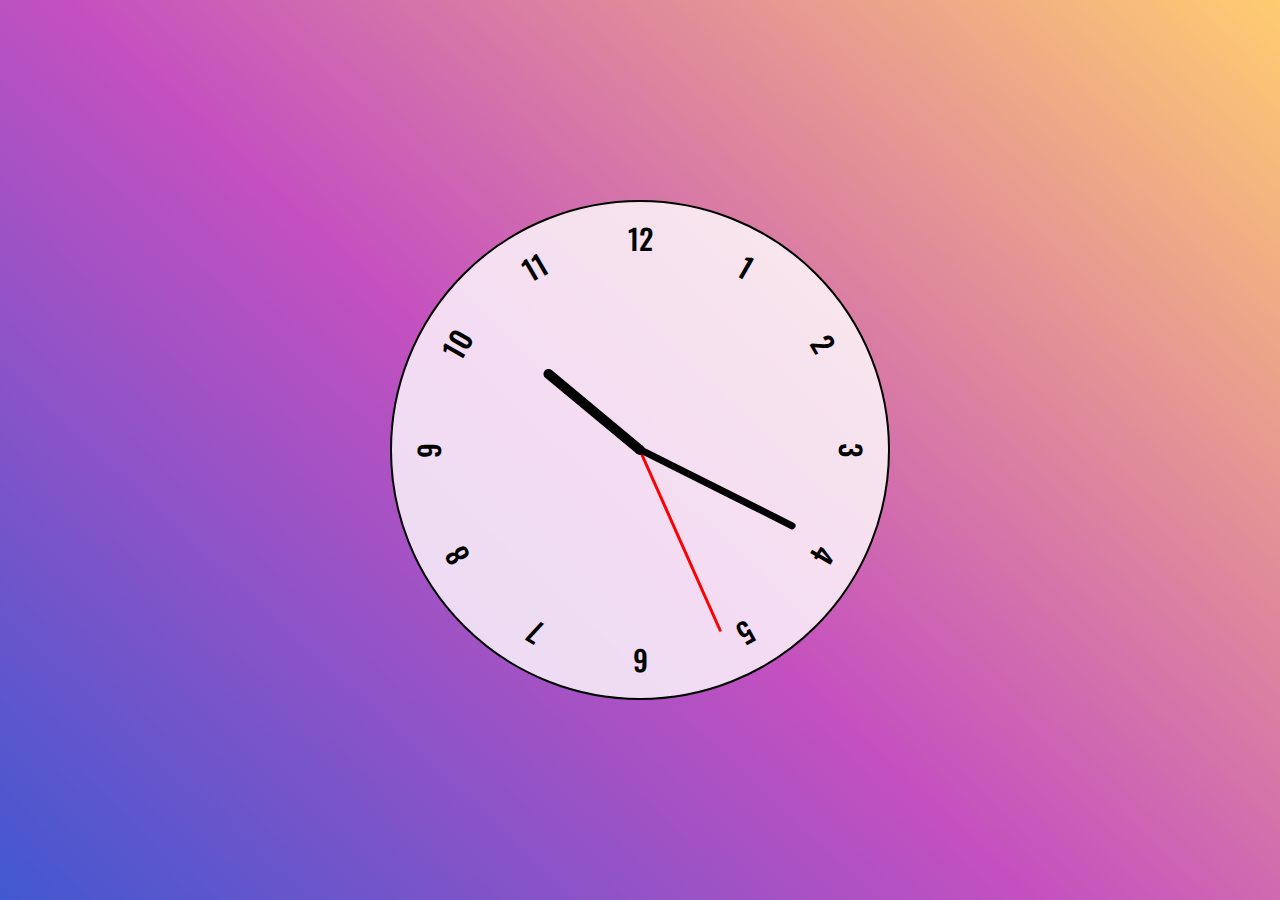
<file: ProjetoRelogio/index.html>
<!DOCTYPE html>
<html lang="en">

<head>
    <meta charset="UTF-8">
    <meta http-equiv="X-UA-Compatible" content="IE=edge">
    <meta name="viewport" content="width=device-width, initial-scale=1.0">
    <link rel="stylesheet" href="style.css">
    <title>Relógio</title>
</head>

<body>
    <div class="clock">
        <div data__seconds class="hand seconds"></div>
        <div data__minutes class="hand minutes"></div>
        <div data__hours class="hand hours"></div>

        <div class="div number number-1">1</div>
        <div class="div number number-2">2</div>
        <div class="div number number-3">3</div>
        <div class="div number number-4">4</div>
        <div class="div number number-5">5</div>
        <div class="div number number-6">6</div>
        <div class="div number number-7">7</div>
        <div class="div number number-8">8</div>
        <div class="div number number-9">9</div>
        <div class="div number number-10">10</div>
        <div class="div number number-11">11</div>
        <div class="div number number-12">12</div>
    </div>

    <script src="script.js"></script>
</body>

</html>
</file>
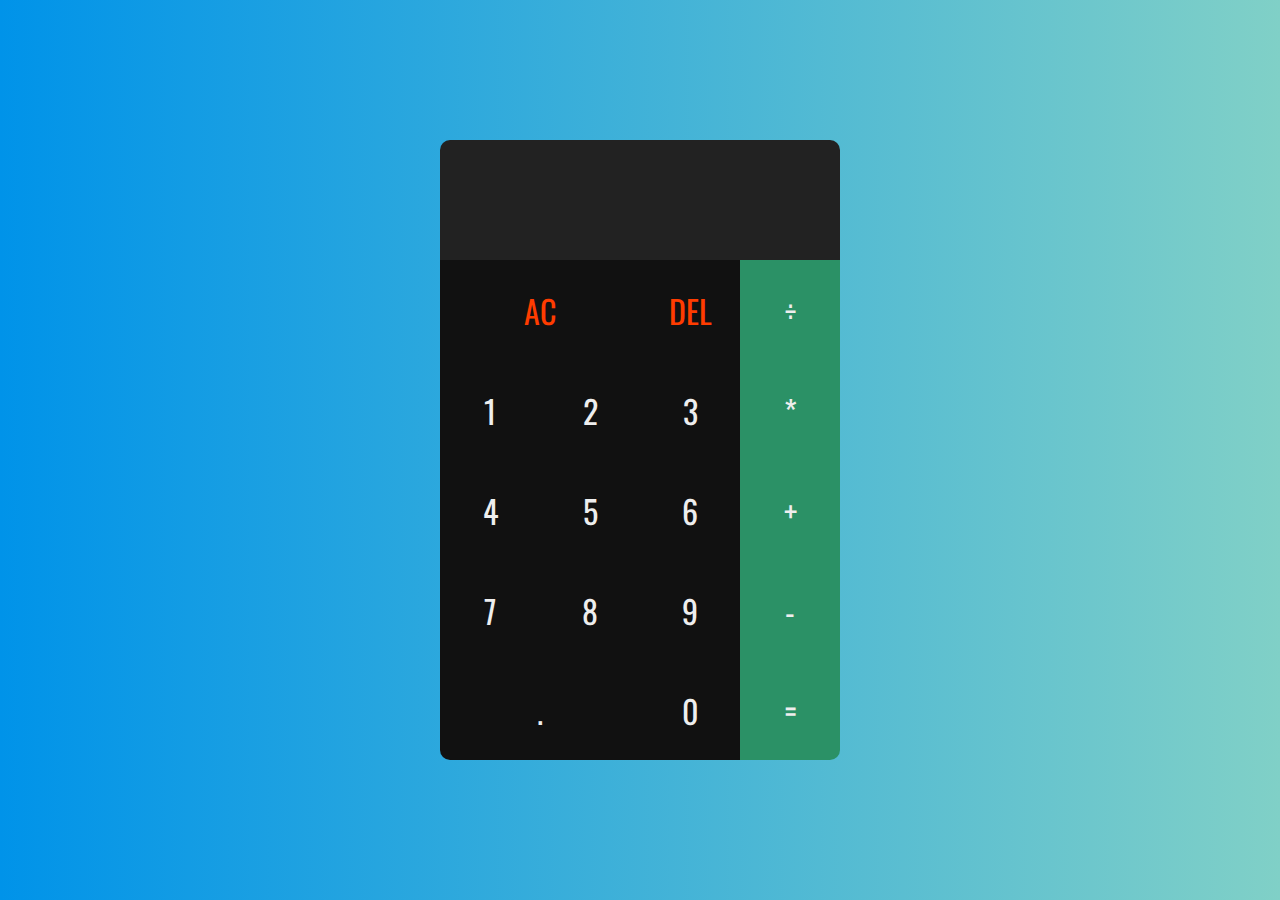
<file: ProjetoCalculadora/calculadora.html>
<!DOCTYPE html>
<html lang="en">

<head>
    <meta charset="UTF-8">
    <meta http-equiv="X-UA-Compatible" content="IE=edge">
    <meta name="viewport" content="width=device-width, initial-scale=1.0">
    <title>Calculadora</title>
    <link rel="stylesheet" href="calculadora.css">
    <link rel="preconnect" href="https://fonts.googleapis.com">
    <link rel="preconnect" href="https://fonts.gstatic.com" crossorigin>
    <link href="https://fonts.googleapis.com/css2?family=Oswald:wght@200;300;400;500&display=swap" rel="stylesheet">
</head>

<body>
    <div class="grid-container">
        <div class="output">
            <div data-previous-operand class="previous-operand"></div>
            <div data-current-operand class="current-operand"></div>
        </div>
        <button data-all-clear class="span-two color-red">AC</button>
        <button data-delete class="color-red">DEL</button>
        <button data-operator class="operators">÷</button>
        <button data-number>1</button>
        <button data-number>2</button>
        <button data-number>3</button>
        <button data-operator class="operators">*</button>
        <button data-number>4</button>
        <button data-number>5</button>
        <button data-number>6</button>
        <button data-operator class="operators">+</button>
        <button data-number>7</button>
        <button data-number>8</button>
        <button data-number>9</button>
        <button data-operator class="operators">-</button>
        <button data-number class="span-two bottom-left">.</button>
        <button data-number>0</button>
        <button data-equals class="operators bottom-right">=</button>
    </div>





    <script src="calculadora.js"></script>
</body>

</html>
</file>
<file: ProjetoRelogio/style.css>
@import url('https://fonts.googleapis.com/css2?family=Oswald:wght@200;300;400;500&display=swap');
* {
    box-sizing: border-box;
    padding: 0;
    margin: 0;
    font-family: "oswald", sans-serif;
}

body {
    background-image: linear-gradient(43deg, #4158d0 0%, #c450c0 46%, #ffcc70 100%);
    height: 100vh;
    display: flex;
    align-items: center;
    justify-content: center;
}

.clock {
    width: 500px;
    height: 500px;
    background-color: rgba(255, 255, 255, 0.8);
    border-radius: 50%;
    border: 2px solid black;
    position: relative;
}

.clock .number {
    --rotation: 0;
    position: absolute;
    width: 100%;
    height: 100%;
    text-align: center;
    transform: rotate(var(--rotation));
    font-size: 1.8rem;
    font-weight: 500;
    padding: 15px;
}

.clock .number.number-1 {
    --rotation: 30deg;
}

.clock .number.number-2 {
    --rotation: 60deg;
}

.clock .number.number-3 {
    --rotation: 90deg;
}

.clock .number.number-4 {
    --rotation: 120deg;
}

.clock .number.number-5 {
    --rotation: 150deg;
}

.clock .number.number-6 {
    --rotation: 180deg;
}

.clock .number.number-7 {
    --rotation: 210deg;
}

.clock .number.number-8 {
    --rotation: 240deg;
}

.clock .number.number-9 {
    --rotation: 270deg;
}

.clock .number.number-10 {
    --rotation: 300deg;
}

.clock .number.number-11 {
    --rotation: 330deg;
}


/*** PONTEIROS ***/

.clock::after {
    content: '';
    position: absolute;
    width: 10px;
    height: 10px;
    border-radius: 50%;
    top: 50%;
    left: 50%;
    z-index: 11;
    background-color: black;
    transform: translate(-50%, -50%);
}

.clock .hand {
    --rotation: 0;
    position: absolute;
    bottom: 50%;
    left: 50%;
    width: 10px;
    height: 40%;
    background-color: black;
    z-index: 10;
    transform: translateX(-50%) rotate(calc(var(--rotation)* 1deg));
    border-top-left-radius: 10px;
    border-top-right-radius: 10px;
    transform-origin: bottom;
}

.clock .hand.seconds {
    width: 3px;
    height: 40%;
    background-color: red;
}

.clock .hand.minutes {
    width: 7px;
    height: 35%;
    background-color: black;
}

.clock .hand.hours {
    width: 10px;
    height: 25%;
    background-color: black;
}
</file>
<file: ProjetoCalculadora/calculadora.css>
* {
    margin: 0;
    padding: 0;
    box-sizing: border-box;
    font-family: 'Oswald', sans-serif;
}

body {
    background-color: #0093E9;
    background-image: linear-gradient(to right, #0093E9 0%, #80D0C7 100%);
}

.grid-container {
    display: grid;
    justify-content: center;
    align-content: center;
    min-height: 100vh;
    grid-template-columns: repeat(4, 100px);
    grid-template-rows: minmax(120px, auto) repeat(5, 100px);
}

.grid-container>button {
    cursor: pointer;
    border: none;
    font-size: 2rem;
    background-color: #111;
    outline: none;
    color: #eee;
    transition: .2s;
}

button.color-red {
    color: rgb(255, 60, 0);
}

.grid-container>button:hover {
    background-color: #eee;
    color: #111;
    transition: .2s;
}

.grid-container>.operators {
    background: #2b9166;
}

.span-two {
    grid-column: span 2;
}

.bottom-left {
    border-radius: 0 0 0 10px;
}

.bottom-right {
    border-radius: 0 0 10px 0;
}

.grid-container>.output {
    grid-column: 1/-1;
    background-color: #222;
    display: flex;
    flex-direction: column;
    align-items: flex-end;
    justify-content: space-around;
    padding: 10px;
    word-wrap: break-word;
    word-break: break-all;
    border-radius: 10px 10px 0 0;
}

.grid-container>.output>.previous-operand {
    color: rgba(255, 255, 255, 0.75);
    font-size: 1.5rem;
}

.grid-container>.output>.current-operand {
    color: white;
    font-size: 2.5rem;
}
</file>
